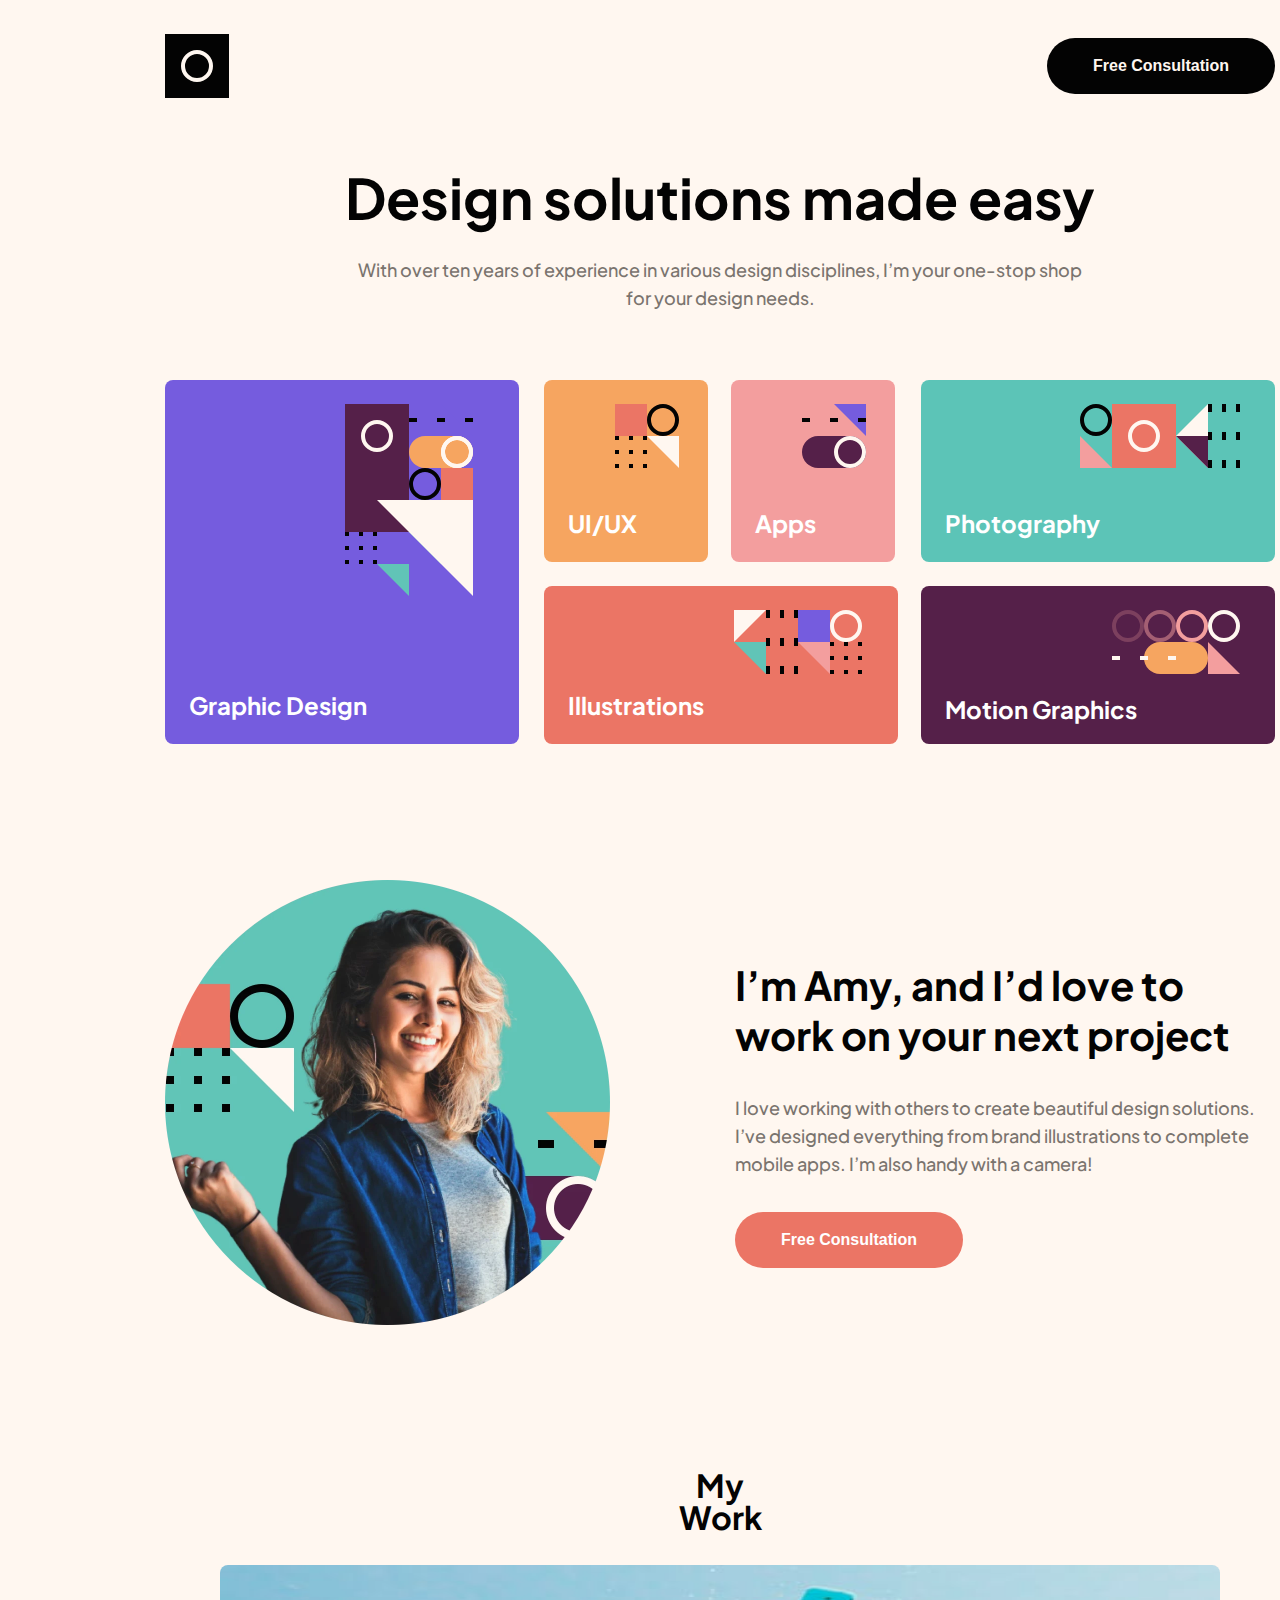
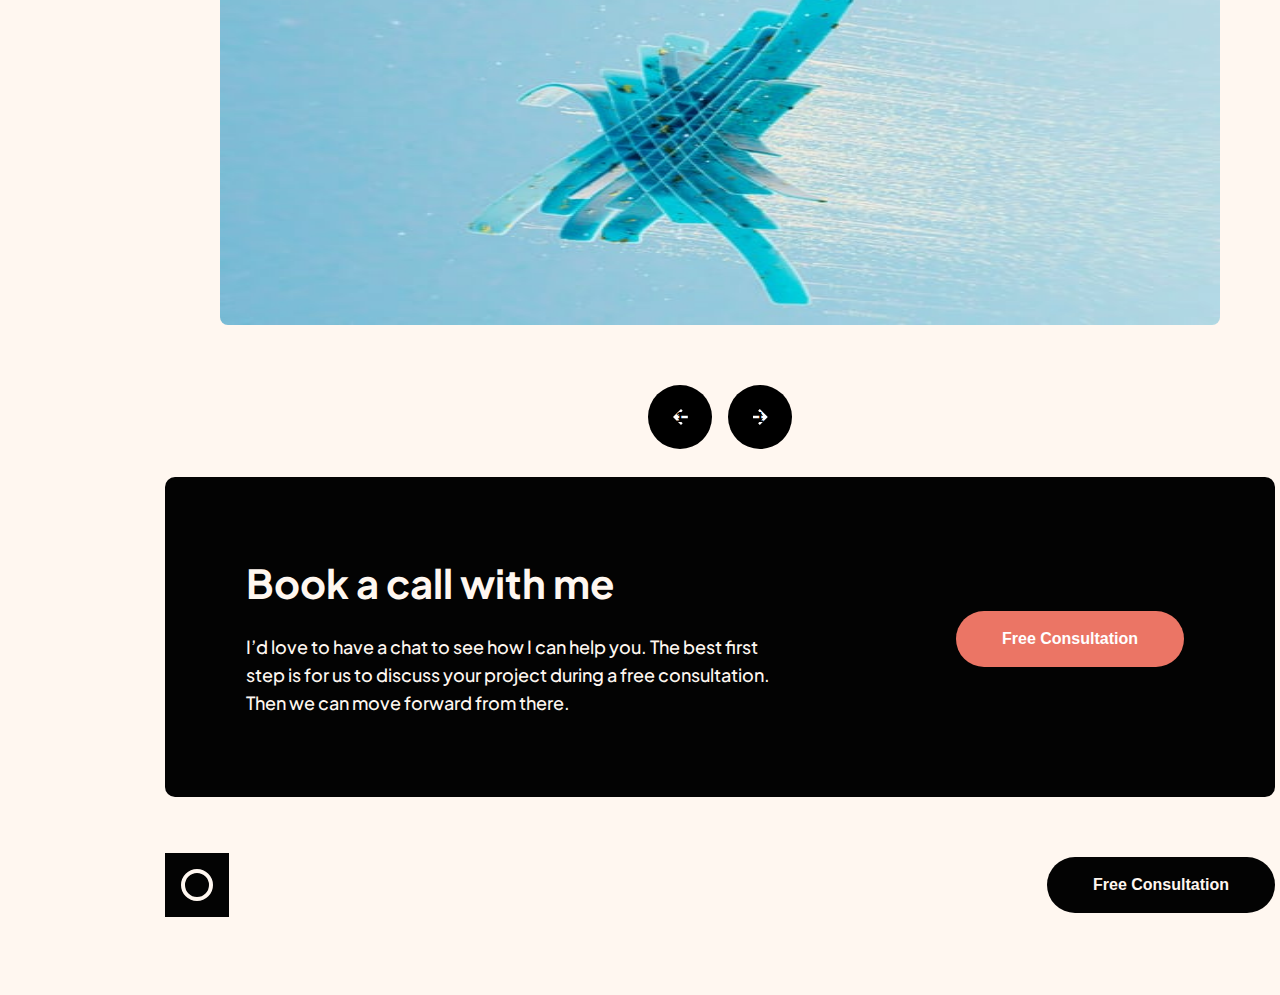
<file: index.html>
<!DOCTYPE html>
<html lang="en">

<head>
  <meta charset="UTF-8">
  <meta name="viewport" content="width=device-width, initial-scale=1.0">

  <link rel="icon" type="image/png" sizes="32x32" href="./assets/favicon-32x32.png">

  <!-- Google Fonts -->
  <link rel="preconnect" href="https://fonts.googleapis.com">
  <link rel="preconnect" href="https://fonts.gstatic.com" crossorigin>
  <link
    href="https://fonts.googleapis.com/css2?family=Plus+Jakarta+Sans:wght@500;700&family=Poppins:wght@600&family=Work+Sans:wght@300;500&display=swap"
    rel="stylesheet">

  <!-- CSS Styles -->
  <link rel="stylesheet" href="style.css">

  <title>Frontend Mentor | Single-page design portfolio</title>
</head>

<body>
  <header>
    <div class="head">
      <img src="./src/assets/logo.svg" alt="logo">
      <button class="blackButton button-tablet btn-black" aria-label="header-button">Free Consultation</button>
    </div>
    <div class="intro">
      <h1 class="title">Design solutions made easy</h1>
      <p class="description">With over ten years of experience in various design disciplines, I’m your one-stop shop for
        your design needs.</p>
    </div>
  </header>
  <main>
    <section id="subjects" class="images">
      <div id="group1">
        <img id="gd-img" src="./src/assets/pattern-graphic-design.svg" alt="graphic-design">
        <h2 class="subject">Graphic Design</h2>
      </div>
      <div class="group2">
        <div class="subgroup1">
          <div class="ui-ux float-child">
            <img id="ui-ux" src="./src/assets/pattern-ui-ux.svg" alt="ui-ux">
            <h2>UI/UX</h2>
          </div>
          <div class="apps float-child">
            <img id="apps" src="./src/assets/pattern-apps.svg" alt="apps">
            <h2>Apps</h2>
          </div>
        </div>
        <div class="subgroup2">
          <img id="illustrations-img" src="./src/assets/pattern-illustrations.svg" alt="illustrations">
          <h2>Illustrations</h2>
        </div>
      </div>
      <div class="group3">
        <div class="subgroup sub1">
          <img src="./src/assets/pattern-photography.svg" alt="Photography" id="photography-img">
          <h2 id="photo">Photography</h2>
        </div>
        <div class="subgroup sub2">
          <img src="./src/assets/pattern-motion-graphics.svg" alt="motion-graphics" id="motion-graphics">
          <h2 id="motion">Motion Graphics</h2>
        </div>
      </div>
    </section>
    <section class="hero-brief">
      <div id="hero-div">
        <img id="hero-img" src="./src/assets/image-amy.webp" alt="hero">
      </div>
      <div class="hero-content">
        <h2 class="hero-title">I’m Amy, and I’d love to work on your next project</h2>
        <p class="hero-description">I love working with others to create beautiful design solutions. I’ve designed everything from brand illustrations
          to complete mobile apps. I’m also handy with a camera!</p>
          <button class="pinkButton button-tablet btn-LightRed" aria-label="hero-button">Free Consultation</button>
      </div>
    </section>
    <div class="container">
        <h2 class="container-heading">My Work</h2>
        <div class="carousel">
          <div class="carousel-item carousel-item-visible">
            <img src="./src/assets/image-slide-1.jpg" alt="image-slide-1">
          </div>
          <div class="carousel-item">
            <img src="./src/assets/image-slide-2.jpg" alt="image-slide-2">
          </div>
          <div class="carousel-item">
            <img src="./src/assets/image-slide-3.jpg" alt="image-slide-3">
          </div>
          <div class="carousel-item">
            <img src="./src/assets/image-slide-4.jpg" alt="image-slide-4">
          </div>
          <div class="carousel-item">
            <img src="./src/assets/image-slide-5.jpg" alt="image-slide-5">
          </div>
        </div>
        <div class="carousel-btns">
          <button id="carousel-button-prev" class="btn btn-left btn-black" aria-label="carousel-btns">1</button>
          <button id="carousel-button-next" class="btn btn-right btn-black" aria-label="carousel-btns">1</button>
        </div>    
    </div>
    <section class="contact">
      <div class="contact-group">
        <h2 class="contact-title">Book a call with me</h2>
        <p class="contact-desc">I’d love to have a chat to see how I can help you. The best first step is for us to discuss your project during a
          free consultation. Then we can move forward from there.
        </p>
        <button class="pinkButton button-tablet btn-LightRed" id="contact-button">Free Consultation</button>
      </div>
    </section>
  </main>
  <footer  id="foo">
      <img src="./src/assets/logo.svg" alt="logo">
      <button class="blackButton button-tablet btn-black" aria-label="footer-btn">Free Consultation</button>
  </footer>
  <!-- JS animation -->
  <script src="index.js"></script>
</body>

</html>
</file>
<file: style.css>
/* Reset Default values */
body, div, span, h1, h2, h3, h4,
p, img, footer, header{
    margin: 0;
    padding: 0;
}

:root{
    --main-color: rgb(255, 247, 240);
    --colorBlack: rgb(3, 3, 3);
    --freeConsultationLightRed: rgb(235, 177, 101);
    --colorMediumBrowm: rgb(122, 116, 110);
    --colorGalacticBlue: rgb(117, 92, 222);
    --colorWhite: #fff;
    --colorSummerYellow: rgb(246, 165, 96);
    --colorLightPink: rgb(243, 158, 158);
    --colorLightRed: rgb(235, 117, 101);
    --colorCyan: rgb(92, 196, 183);
    --colorPurple: rgb(85, 32, 73);
    --colorGrey: rgb(122, 116, 110);
}

/* Mobile Style / Mobile First */

body{
    box-sizing: border-box;
    width: 375px;
    height: 3214px;
    background-color: var(--main-color);
    font-size: 16px;
    font-family: 'Plus Jakarta Sans';
    padding: 16px 16px;
}

/* Header  */

header{
    width: 343px;
    height: 290px;
    margin-bottom: 32px;
}

.head{
    width: 343px;
    height: 48px;
    margin-bottom: 32px;
}

.head img{
    width: 48px;
    height: 48px;
}

button{
    width: 176px;
    height: 44px;
    border-radius: 28px;
    border: none;
    font-weight: 700;
    font-size: 0.875rem;
    line-height: 28px;
    list-style: normal;
}

.blackButton{
    background: var(--colorBlack);
    color: var(--main-color);
    float: right;
    margin-top: 2px;
}

.intro{
    width: auto;
    height: 210px;
}

.title{
    width: auto;
    height: 90px;
    font-weight: 700;
    font-size: 2.25rem;
    line-height: 45.36px;
    text-align: center;
    color: var(--colorBlack);
    margin-bottom: 16px;
}

.description{
    width: 285px;
    height: 104px;
    margin: 0 auto;
    font-weight: 500;
    font-size: 1rem;
    line-height: 26px;
    text-align: center;
    color: var(--colorMediumBrowm);
}

/* Main - */

 main{
    width: 343px;
    height: 2756px; /* 1866 + 338 caurosel + 100 margin bottom + 352 contact*/
    margin-bottom: 40px;
 }

/* Images and Subjects Section */

.images{
    height: 1164px;
    margin-bottom: 100px;
}

 /* Group1 - Graphic Design div */

#group1{
    width: 100%;
    height: 364px;
    background-color: var(--colorGalacticBlue);
    border-radius: 8px;
    margin-bottom: 24px;
}

#gd-img{
    position: relative;
    top: 24px;
    left: 191px;
}

#group1 h2{
    width: 210px;
    height: 30px;
    font-weight: 700;
    font-size: 1.5rem;
    line-height: 30px;
    color: var(--colorWhite);
    margin: 114px 109px 24px 24px;
}

/* Group2 */

.group2{
    width: 100%;
    height: 364px;
}

/* Subgroup1 */

.subgroup1{
    width: 100%;
    height: 182px;

}

.float-child{
    width: 50%;
    float: left;
    width: 159px;
    height: 182px;
    border-radius: 8px;
}

.ui-ux{
    background-color: var(--colorSummerYellow);
    margin-right: 25px;
}

.float-child #ui-ux, #apps{
    position: relative;
    top: 24px;
    left: 70.91px;
    
}

.float-child h2{
    margin: 60px 53.35px 24px 23.77px;
    color: var(--colorWhite);
    font-size: 1.5rem;
    font-weight: 700;
    line-height: 30px;

}

.apps{
    background-color: var(--colorLightPink);
}

/* Subgroup2 */

.subgroup2{
    width: 100%;
    height: 158px;
    margin-top: 24px;
    background-color: var(--colorLightRed);
    border-radius: 8px;
}

#illustrations-img{
    position: relative;
    top: 24px;
    left: 190px;
}

.subgroup2 h2{
    width: 162px;
    height: 30px;
    font-weight: 700;
    font-size: 1.5rem;
    line-height: 30px;
    color: var(--colorWhite);
    margin: 36px 156px 24px 24px;
}

/* Group3 */

.group3{
    width: 100%;
    height: 389px;
    margin-top: 24px;
}
/* Sub1 */

.subgroup{
    width: 100%;
    height: 182px;
    border-radius: 8px;
}

.sub1 #photography-img{
    position: relative;
    top: 24px;
    left: 159px;
}
.sub1{
    background-color: var(--colorCyan);
    margin-bottom: 24px;
}

/* Sub2 */

.sub2{
    background-color: var(--colorPurple);
}

.sub2 #motion-graphics{
    position: relative;
    top: 24px;
    left: 191px;
}

.subgroup h2{
    font-weight: 700;
    font-size: 1.5rem;
    line-height: 30px;
    color: var(--colorWhite);
    height: 30px;
    margin-top: 60px;
    margin-left: 24px;
    margin-bottom: 24px;
}

.sub1 #photo{
    width: 182px;
}

.sub2 #motion{
    width: 227px;
}

/* Section Hero's briefs */

.hero-brief{
    width: 100%;
    height: 602px;
    margin-bottom: 100px;
}

/* Hero div img */

#hero-div{
    margin-bottom: 40px;
}

#hero-div #hero-img{
    width: 300px;
    height: 300px;
    margin: 0 12px;
}

/* Hero Content */

.hero-content{
    width: 100%;
    height: 262px;   
}

.hero-title{
    width: 100%;
    height: 66px;
    color: var(--colorBlack);
    font-size: 1.625rem;
    line-height: 33px;
    text-align: center;
    margin-bottom: 24px;
}

.hero-description{
    width: 100%;
    height: 104px;
    font-weight: 400;
    font-size: 1rem;
    line-height: 26px;
    text-align: center;
    color: var(--colorGrey);
    margin-bottom: 24px;
}

.pinkButton{
    background: var(--colorLightRed);
    color: var(--colorWhite);
    margin: 0 84px;
}

/* Carousel Style */

.container{
    height: 338px;
    margin-bottom: 100px;
}

.container-heading{
    width: 102px;
    height: 30px;
    margin: 0 auto 32px auto;
    font-weight: 700;
    font-size: 1.5rem;
    line-height: 30px;
    text-align: center;
    color: var(--colorBlack);
}

.carousel{
    max-width: 600px;
    position: relative;
    margin: 0 auto 32px auto;
}

/* Style for carousel pics */

.carousel .carousel-item,
.carousel .carousel-item-hidden{
    display: none;
}

.carousel .carousel-item-visible{
    display: block;
}

.carousel .carousel-item img{
    width: 100%;
    max-width: 600px;
    height: 180px;
    border-radius: 8px;
}

/* Style for the Carousel  */

.carousel-btns{
    width: 144px;
    height: 64px;
    display: flex;
    flex-direction: row;
    margin: 0 auto;
}

.btn{
    width: 64px;
    height: 64px;
    background-color: black;
    background-repeat: no-repeat;
    background-size: 15px 16px;
    border-radius: 50%;
    background-position: center;
    cursor: pointer;
}

.btn-left{
    background-image: url(./src/assets/icon-arrow-left.svg);
    margin-right: 16px;
}

.btn-right{
    background-image: url(./src/assets/icon-arrow-right.svg);
}

@keyframes fadeVisibililty {
    0%{
        opacity: 0;
    }

    100%{
        opacity: 1;
    }

}

/* Contact Section */

.contact{
    width: 100%;
    height: 352px;
    background-color: var(--colorBlack);
    margin: 0 auto;
    border-radius: 10px;
}

.contact-group{
    width: 295px;
    height: 255px;
    padding: 49px 24px;
}

.contact-title{
    width: 240px;
    height: 33px;
    font-size: 1.625rem;
    line-height: 32.76px;
    text-align: center;
    font-weight: 700;
    color: var(--main-color);
    margin: 0 auto 24px auto;
}

.contact-desc{
    width: 295px;
    height: 130px;
    font-weight: 500;
    font-size: 1rem;
    line-height: 26px;
    text-align: center;
    color: var(--main-color);
    margin: 0 auto 24px auto;
}

#contact-button{
    margin: 0 auto 48px 55px;
}

/* Footer */

footer{
    width: 100%;
    height: 48px;
} 

footer img{
    width: 48px;
    height: 48px;
}

/* Media Query for Tablet 
width: 768px & height: 2762px  */

@media only screen and (min-width: 376px){
        /* Tablet Body */
  body{
    width: 768px;
    height: 2762px;
    padding: 34px 40px ;
}

    /* Header */

    header{
        width: 689px;
        height: 266px;
        margin-bottom: 64px;
    }

    .head{
        width: auto;
        height: 64px;
        margin-bottom: 64px;
    }

    .head img{
        width: 64px;
        height: 64px;
    }

    .button-tablet{
        width: 228px;
        height: 56px;
        font-size: 1rem;
        margin-top: 4px;
    }

    .intro{
        width: auto;
        height: 138px;
    }

    .title{
        height: 55px;
        font-size: 2.75rem;
        line-height: 55px;
        margin-bottom: 27px;
    }

    .description{
        width: 573px;
        height: 56px;
        font-size: 1.125rem;
        line-height: 28px; 
    }

    /* Main - Tablet size */

    main{
        width: 690px;   
        height: 2222px; 
        margin-bottom: 56px;
    }

    /* Images and Subjects Section */

    .images{
        height: 570px;
        margin-bottom: 120px;
    }

    /* Group1 - Graphic Design div */

    #group1, .group2{
        display: inline-block;
    }

    #group1{
        width: 333px;
        margin: 0 21px 0 0; 
    }

    #gd-img{
        left: 180px;
    }

    /* Group2 */

    .group2{
        width: 333px;
    }

    /* Subgroup1 */

    .subgroup1{
        display: flexbox;
        flex-direction: row;
    }

    .float-child{
        width: 155px;
    }

    .ui-ux{
        margin-right: 23px;
    }

    /* Subgroup2 */

    .subgroup2{
        width: 333px;
    }

    /* Group3 */

    .group3{
        display: flexbox;
        flex-direction: row;
        height: 182px;
    }

    .subgroup{
        width: 333px;
        display: inline-block;
    }

    .sub1{
        margin: 0 21px 0 0;
    }

    /* Section Hero's briefs */

    .hero-brief{
        position: relative;
        left: -83px;
        width: 772px; 
        height: 364px;
        margin-bottom: 120px;
        
    }

    /* Hero div img */

    #hero-div{
        margin: 0 42px 0 0;
    }

    #hero-div, .hero-content{
        display: inline-block;
    }

    #hero-div #hero-img{
        width: 364px;
        height: 364px;
        
    }

    /* Hero Content */

    .hero-content{
        width: 339px;
        height: 364px;
        vertical-align: top;
    }

    .hero-title{
        height: 120px;
        font-size: 2rem;
        line-height: 40.32px;
        text-align: left;
    }

    .hero-description{
        height: 140px;
        font-weight: 500;
        font-size: 1.125rem;
        line-height: 28px;
        text-align: left;
    }

    .pinkButton{
        margin: 0;
    }

    /* Carousel Style */

    .container{
        height: 576px;
        margin-bottom: 120px;
    }

    .container-heading{
        width: 136px;
        height: 40px;
        margin-bottom: 56px;
        font-size: 2rem;
        line-height: 32px;
    }

    .carousel{
        max-width: 800px;
    }

    /* Style for carousel pics */

    .carousel .carousel-item img{
        width: 100%;
        max-width: 800px;
        height: 360px;
    }

    /* Contact Section */

    .contact-group{
        width: 540px;
        height: 232px;
        padding: 56px 75px 64px 75px;
    }

    .contact-title{
        width: 100%;
        height: 40px;
        font-size: 2rem;
        line-height: 40.32px;
        margin-bottom: 26px;
    }

    .contact-desc{
        width: 100%;
        height: 84px;
        font-size: 1.125rem;
        line-height: 28px;
        margin-bottom: 26px;
    }

    #contact-button{
        margin-left: 150px;
    }

    /* Footer */

    footer{
        height: 64px;
        margin-bottom: 64px;
    }

    footer img{
        width: 64px;
        height: 64px;
    }
}

/* Media Query for Desktop
width: 1440px & height: 2595px  */
@media only screen and (min-width: 769px){

    body{
        width: 1440px;
        height: 2595px;
        padding: 34px 165px;
    }

    header{
        width: 1110px;
        height: 280px;
        margin-bottom: 66px;
    }

    .intro{
        width: 752px;
        height: 150px;
        margin: 0 179px;
    }

    .title{
        height: 71px;
        font-size: 3.5rem;
        line-height: 70.56px;
        margin-bottom: 23px;
    }

    .description{
        width: 730px;
    }

    .btn-black:active{
        background-color: var(--colorGalacticBlue);
    }


    /* Main - Desktop size */

    main{
        width: 1110px;
        height: 2017px;
    }

    /* Images and Subjects Section */

    .images{
        height: 364px;
        margin-bottom: 136px;
    }

    /* Group1 - Graphic Design div */

    #group1{
        width: 354px;
        margin-right: 22px;
    }

    #group1, .group2{
        vertical-align: top;
    }

    /* Group2 */

    .group2{
        width: 354px;
        margin-right: 20px;
    }

    /* Subgroup1 */

    .float-child{
        width: 164px;
    }

    /* Subgroup2 */

    .subgroup2{
        width: 354px;
    }

    /* Group3 */

    .group3{
        width: 354px;
        display: inline-block;
        height: 364px;
        margin: 0;
        flex-direction: column;
    }

    .subgroup{
        width: 100%;
    }

    .sub1{
        margin: 0 0 24px 0;
    }

    .sub2{
        height: 158px;
    }

    .sub2 h2{
        margin-top: 40px;
    }

    /* Section Hero's briefs */

    .hero-brief{
        width: 1110px;
        height: 445px;
        margin-bottom: 144px;
        position: static;
    }

    /* Hero div img */

    #hero-div{
        margin-right: 122px;
    }

    #hero-div #hero-img{
        width: 445px;
        height: 445px;
        margin: 0;
    }

    /* Hero Content */

    .hero-content{
        width: 540px;
        height: 306px;
        margin-top: 80px;
        
    }
    
    .hero-title{
        height: 100px;
        font-size: 2.5rem;
        line-height: 50px;
        margin-bottom: 34px;
    }

    .hero-description{
        height: 84px;
        margin-bottom: 34px;
    }

    .btn-LightRed:active{
        background-color: var(--colorSummerYellow);
    }

     /* Carousel Style */

     .container{
        margin-bottom: 32px;
    }

    .carousel{
        max-width: 1000px;
        margin-bottom: 56px;
    }

     /* Style for carousel pics */

     .carousel .carousel-item img{
        max-width: 100%;
        
     }

     /* Contact Section */

     .contact{
        height: 320px;
     }

     .contact-group{
        height: 159px;
        padding: 81px;
     }

     .contact-title{
        height: 50px;
        font-size: 2.5rem;
        line-height: 50.40px;
        margin-bottom: 25px;
        text-align: left;
     }

     .contact-desc{
        text-align: left;
     }

     #contact-button{
        position: relative;
        top: -132px;
        left: 560px;
     }
}
</file>
